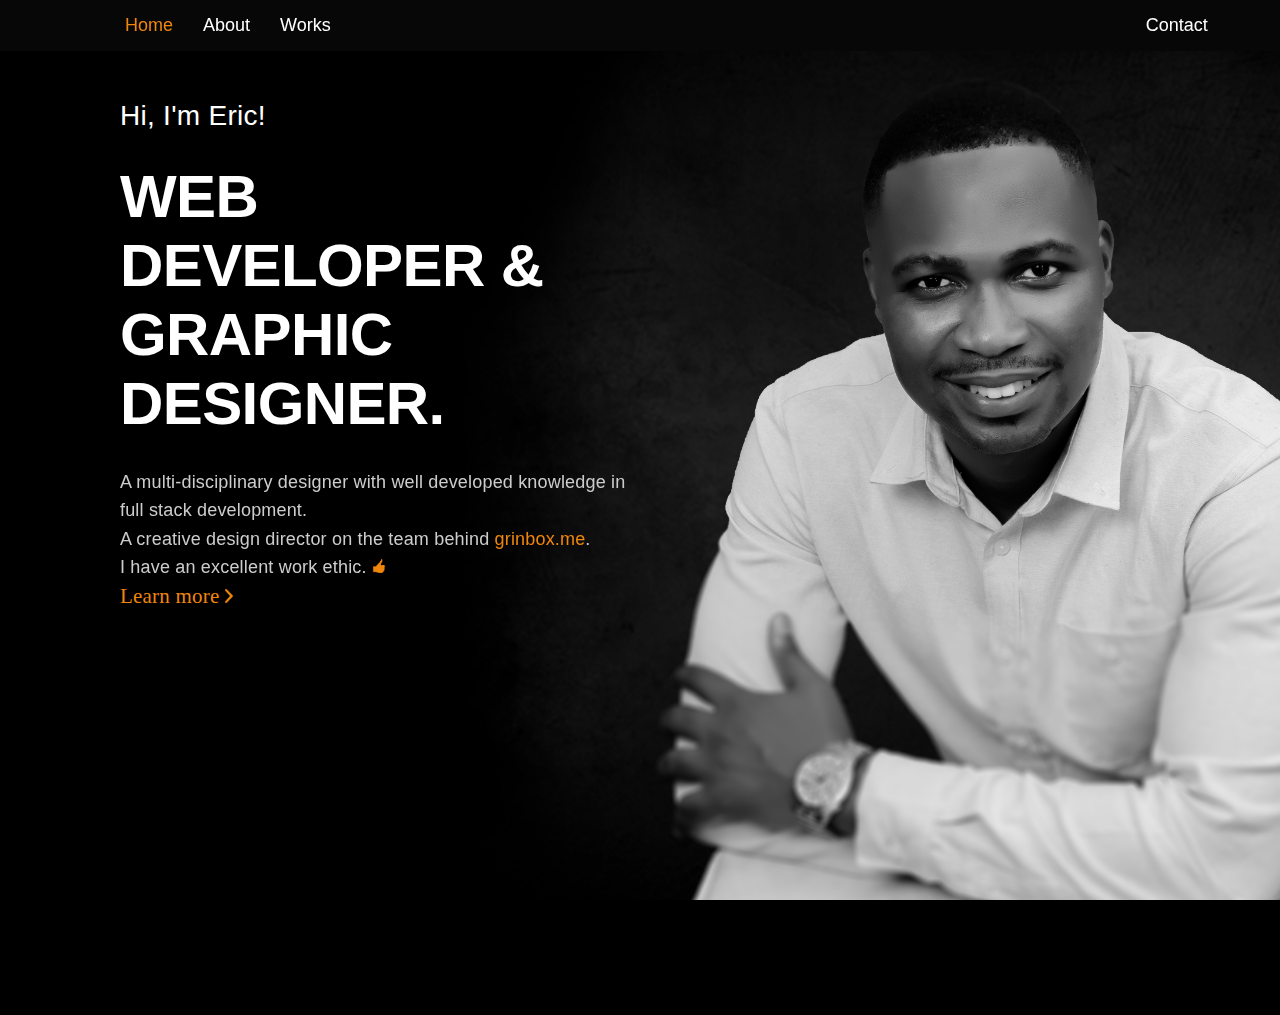
<file: index.html>
<!DOCTYPE html>
<html lang="en">
<head>
    <meta charset="UTF-8">
    <meta http-equiv="X-UA-Compatible" content="IE=edge">
    <meta name="viewport" content="width=device-width, initial-scale=1.0">
    <link rel="stylesheet" href="style.css">
    <link rel="stylesheet" href="https://fonts.googleapis.com/css?family=Source+Code+Pro"> 
    <title>My Portfolio</title>
</head>
<body>
    <div id="wrapper">
        <header>
            <nav class="sticky">
                <ul>
                    <li><a href="index.html" class="text-color">Home</a></li>
                    <li><a href="about.html">About</a></li>
                    <li><a href="work.html">Works</a></li>
                    <li id="contact" class="text-color"><a href="contact.html">Contact</a></li>
                </ul>
            </nav>
        </header>
        <main>
            <div class="content">
                <div class="title-parent title-home">
                    <h2 class="title-eric">Hi, I'm Eric!</h2>
                </div>
                 <div class="title-parent title-home">
                    <h1 class="title">WEB DEVELOPER & GRAPHIC DESIGNER.</h1>
                    
                </div>
                <div class="title-parent title-home">
                    <h3>A multi-disciplinary designer with well developed knowledge in full stack development.</h3>
                       <h3>A creative design director on the team behind <a href="" id="grinbox" class="text-color">grinbox.me</a>.</h3>
                    <h3 id="last_h3">I have an excellent work ethic. <img class="learn-more" class="text-color" src="./images/ok-icon.png" alt="thumb up"> </h3>
                </div>
                <div class="title-parent title-home">
                    <h4 class="title-link"><a href="./about.html" id="learn_more" class="text-color">Learn more  </a> <img class="learn-more" src="./images/right-icon.png" alt="arrow icon"></h4>  
                </div>

            </div>
            
        </main>
            
            
        
      
       
    </div>
    
</body>
</html>
</file>
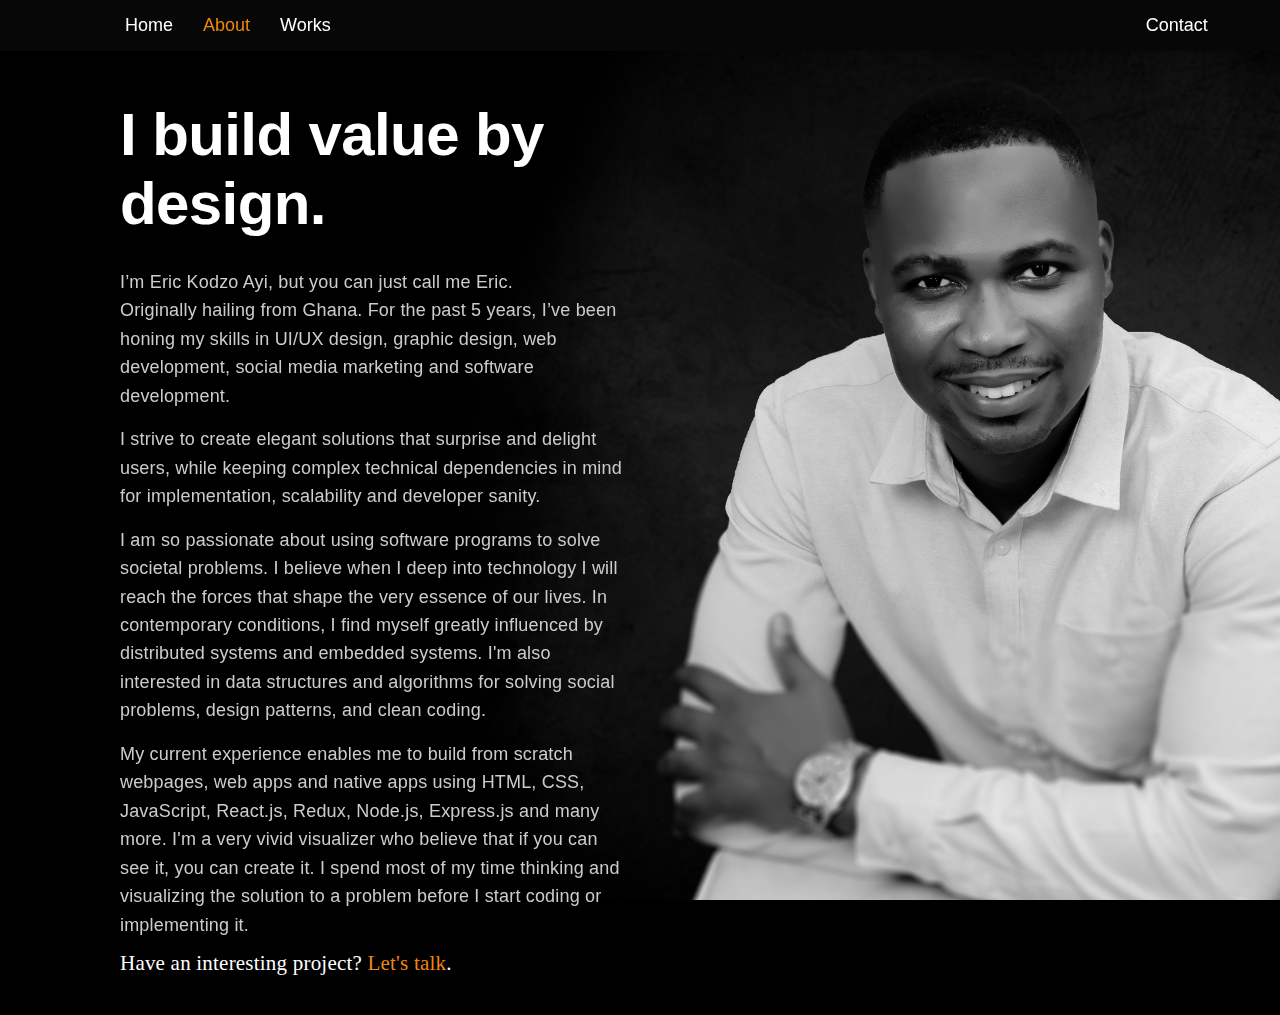
<file: about.html>
<!DOCTYPE html>
<html lang="en">
  <head>
    <meta charset="UTF-8" />
    <meta http-equiv="X-UA-Compatible" content="IE=edge" />
    <meta name="viewport" content="width=device-width, initial-scale=1.0" />
    <link rel="stylesheet" href="style.css" />
    <link
      rel="stylesheet"
      href="https://fonts.googleapis.com/css?family=Source+Code+Pro"
    />
    <title>About</title>
  </head>
  <body>
    <div id="wrapper">
      <header>
        <nav class="sticky">
          <ul>
            <li><a href="index.html">Home</a></li>
            <li><a href="about.html" class="text-color">About</a></li>
            <li><a href="work.html">Works</a></li>
            <li id="contact"><a href="contact.html">Contact</a></li>
          </ul>
        </nav>
      </header>

      <main>
        <div class="content">
          <div class="title-parent title-home">
            <h1 class="title">I build value by design.</h1>
          </div>
          <div class="title-parent title-home">
            <h3>I’m Eric Kodzo Ayi, but you can just call me Eric.</h3>
            <h3>
              Originally hailing from Ghana. For the past 5 years, I’ve been
              honing my skills in UI/UX design, graphic design, web development,
              social media marketing and software development.
            </h3>
            <h3 class="last_h3">
              I strive to create elegant solutions that surprise and delight
              users, while keeping complex technical dependencies in mind for
              implementation, scalability and developer sanity.<img />
            </h3>
            <h3 class="last_h3">
              I am so passionate about using software programs to solve societal
              problems. I believe when I deep into technology I will reach the
              forces that shape the very essence of our lives. In contemporary
              conditions, I find myself greatly influenced by distributed
              systems and embedded systems. I'm also interested in data
              structures and algorithms for solving social problems, design
              patterns, and clean coding.
            </h3>
            <h3 class="last_h3">
              My current experience enables me to build from scratch webpages,
              web apps and native apps using HTML, CSS, JavaScript, React.js,
              Redux, Node.js, Express.js and many more. I'm a very vivid
              visualizer who believe that if you can see it, you can create it.
              I spend most of my time thinking and visualizing the solution to a
              problem before I start coding or implementing it.
            </h3>
          </div>
          <div class="title-parent title-home">
            <h4 class="title-link">
              Have an interesting project?<a
                href="contact.html"
                class="text-color"
              >
                Let's talk<img /></a
              >.
            </h4>
          </div>
        </div>
      </main>
    </div>
  </body>
</html>
</file>
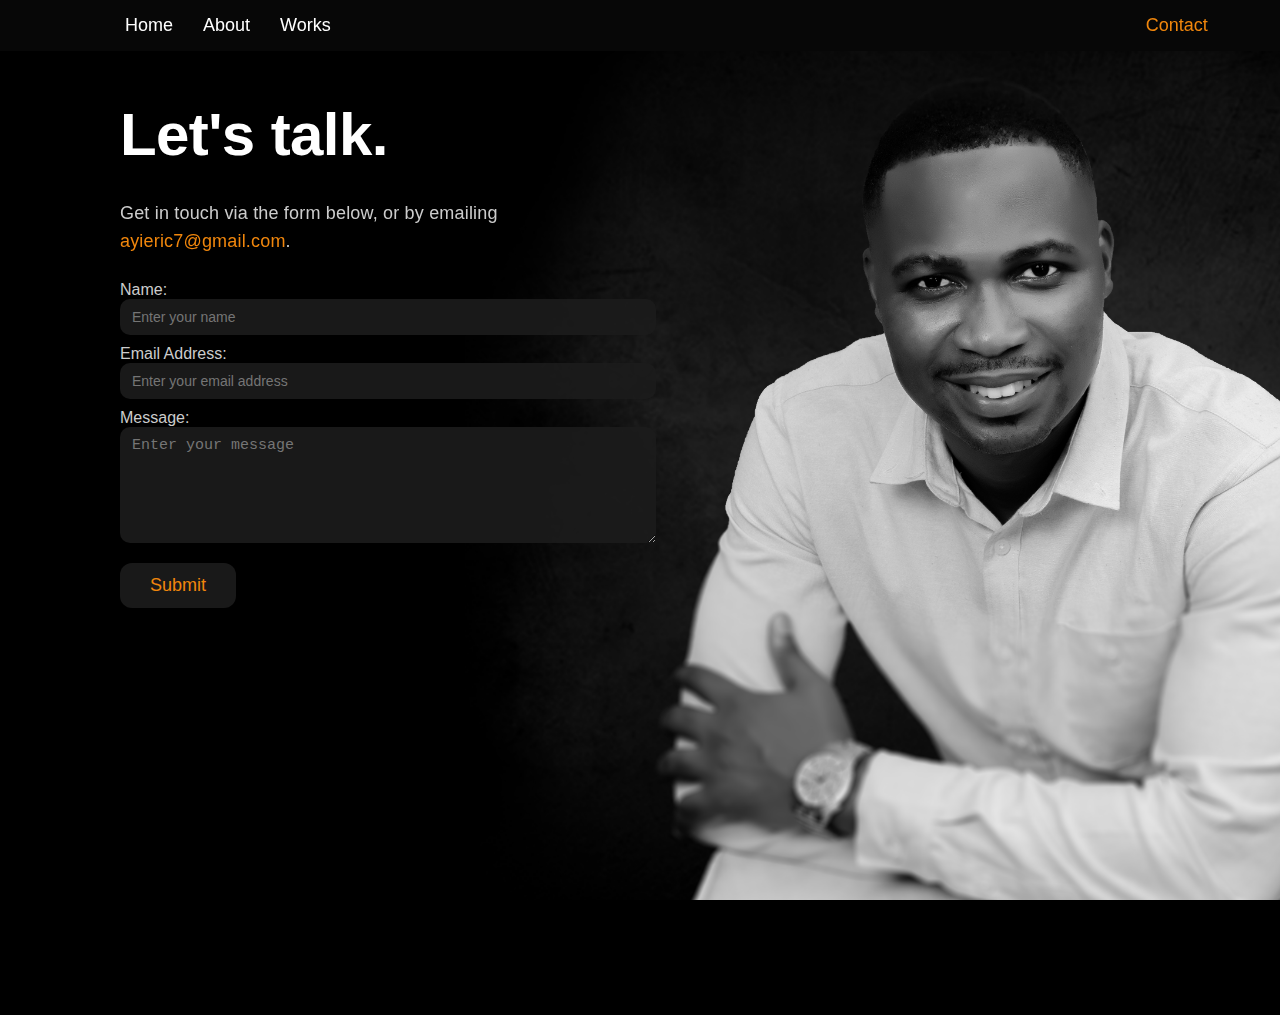
<file: contact.html>
<!DOCTYPE html>
<html lang="en">
  <head>
    <meta charset="UTF-8" />
    <meta http-equiv="X-UA-Compatible" content="IE=edge" />
    <meta name="viewport" content="width=device-width, initial-scale=1.0" />
    <link rel="stylesheet" href="style.css" />
    <link
      rel="stylesheet"
      href="https://fonts.googleapis.com/css?family=Source+Code+Pro"
    />
    <title>My Portfolio</title>
  </head>
  <body>
    <div id="wrapper">
      <header>
        <nav class="sticky">
          <ul>
            <li><a href="index.html">Home</a></li>
            <li><a href="about.html">About</a></li>
            <li><a href="work.html">Works</a></li>
            <li id="contact">
              <a href="contact.html" class="text-color">Contact</a>
            </li>
          </ul>
        </nav>
      </header>
      <main>
        <div class="content">
          <div class="title-parent title-home">
            <h1 class="title">Let's talk.</h1>
          </div>
          <div class="title-parent title-home">
            <h3 id="contact-info">
              Get in touch via the form below, or by emailing
              <a href="" class="text-color">ayieric7@gmail.com</a>.
            </h3>
            <form action="">
              <label for="name" class="form-label">Name:</label>
              <input
                type="text"
                id="name"
                class="form-display form-display-input form-input"
                placeholder="Enter your name"
              />
              <label for="email" class="form-label">Email Address:</label>
              <input
                type="text"
                id="email"
                class="form-display form-display-input form-input"
                placeholder="Enter your email address"
              />
              <label for="message" class="form-label">Message:</label>
              <textarea
                type="text"
                id="message"
                class="form-display form-display-input form-input textarea"
                placeholder="Enter your message"
              ></textarea>
              <button class="form-submit form-input" id="form-submit">
                Submit
              </button>
            </form>
          </div>
        </div>
      </main>
    </div>
  </body>
</html>
</file>
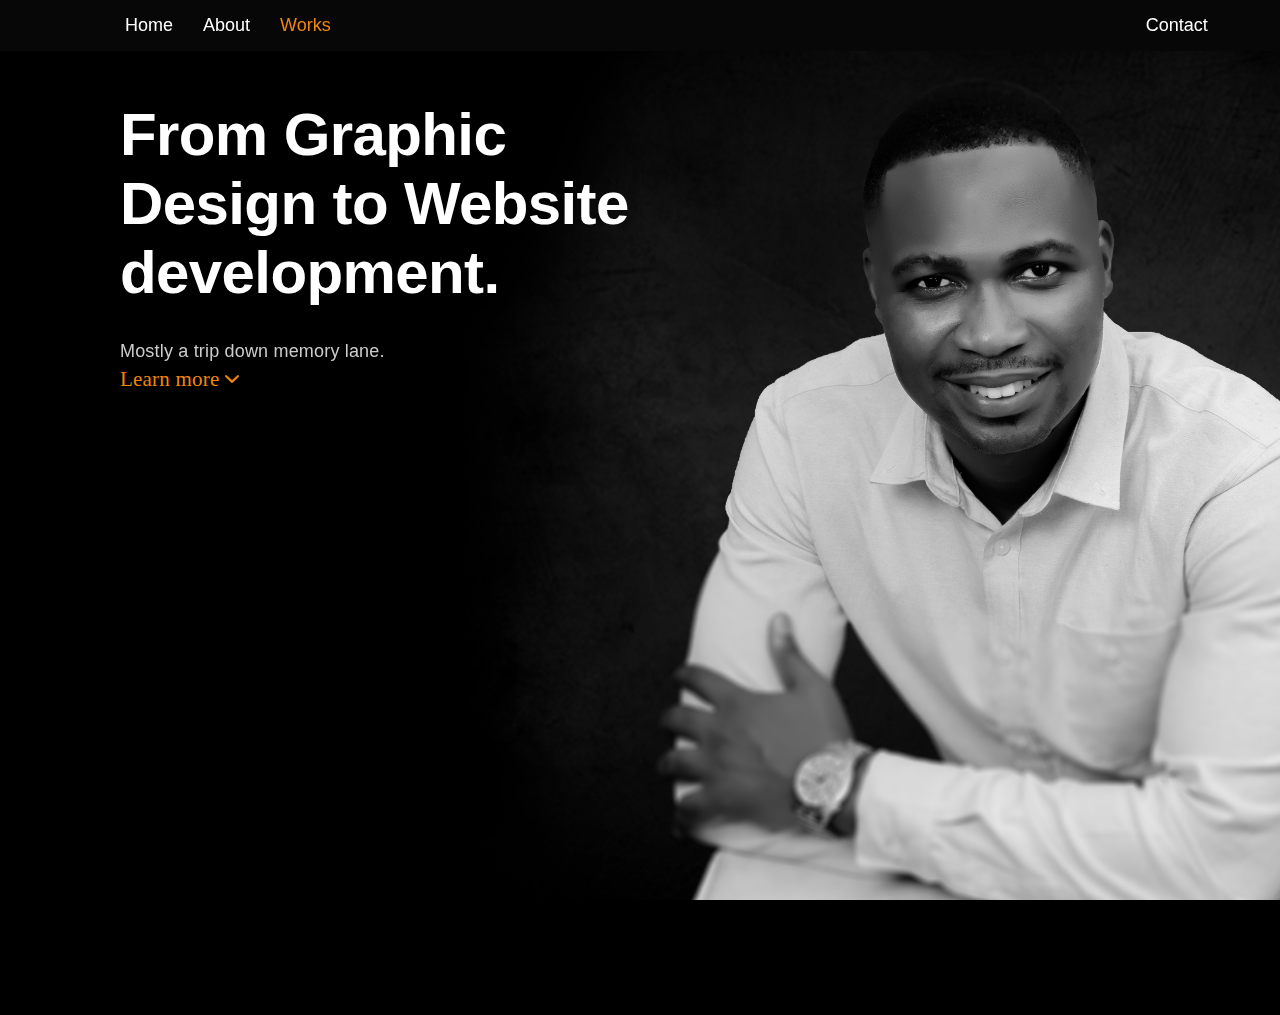
<file: work.html>
<!DOCTYPE html>
<html lang="en">
  <head>
    <meta charset="UTF-8" />
    <meta http-equiv="X-UA-Compatible" content="IE=edge" />
    <meta name="viewport" content="width=device-width, initial-scale=1.0" />
    <link rel="stylesheet" href="style.css" />
    <link
      rel="stylesheet"
      href="https://fonts.googleapis.com/css?family=Source+Code+Pro"
    />
    <title>My Portfolio</title>
  </head>
  <body>
    <div id="wrapper">
      <header>
        <nav class="sticky">
          <ul>
            <li><a href="index.html">Home</a></li>
            <li><a href="about.html">About</a></li>
            <li><a href="work.html" class="text-color">Works</a></li>
            <li id="contact"><a href="contact.html">Contact</a></li>
          </ul>
        </nav>
      </header>

      <!-- <div class="title-parent title-home">
                <h2 class="title-eric">Hi, I'm Eric!</h2>
            </div> -->

      <main>
        <div class="content">
          <div class="title-parent title-home">
            <h1 class="title">From Graphic Design to Website development.</h1>
          </div>
          <div class="title-parent title-home">
            <h3>Mostly a trip down memory lane.</h3>
          </div>
          <div class="title-parent title-home">
            <h4 class="title-link">
              <a href="" class="text-color">Learn more</a>
              <img
                class="learn-more"
                src="./images/down-icon.png"
                alt="arrow-down"
              />
            </h4>
          </div>
        </div>
      </main>
    </div>
    <!-- <div class="builds-parent">
        Tesla Clone
    </div>
    <div class="builds-parent">
        Neflix Clone
    </div>
    <div class="builds-parent">
        Amazon Clone
    </div>
    <div class="builds-parent">
        Facebook Clone
    </div>
    <div class="builds-parent">
        Blog
    </div>
    <div class="builds-parent">
        Memory Game
    </div> -->
  </body>
</html>
</file>
<file: style.css>
/* Container*/
* {
  margin: 0;
  padding: 0;
}

html,
body {
  background-color: #000;
  background-image: url(./images/portEric.png);
  background-position: 50% 0;
  background-size: cover;
  background-repeat: no-repeat;
  background-attachment: fixed;
  color: #fff;
  /* font-size: 14px;
    line-height: 20px;  */
}

/*-------------------------------------------------------------*/

/* Navigation bar*/
header {
  /* border: 2px solid red;  */
  position: fixed;
  top: 0px;
  z-index: 10;
  display: block;
  width: 100%;
  clear: none;
  background-color: rgba(7, 7, 7, 0.93);
}

header nav ul {
  margin-left: 110px;
  display: flex;
}

header nav ul li a {
  color: #fff;
  text-decoration: none;
  font-family: Arial, Helvetica, sans-serif;
}

header nav ul li {
  font-size: 18px;
  display: inline-block;
  padding: 15px 15px;
}

#contact {
  padding-left: 800px;
}

/*-------------------------------------------------------------*/

/* Main Content*/
.content {
  /* border: 2px solid red;  */
  width: 40vw;
  height: 100vh;
  margin-top: 0px;
  margin-left: 120px;
  padding-bottom: 15px;
}

h2 {
  color: #fff;
  font-family: Arial, Helvetica, sans-serif;
  line-height: 1.14286;
  letter-spacing: 0.01em;
  font-weight: 400;
  font-size: 28px;
}

.title {
  margin: 30px 0 30px 0;
}
.last_h3 {
  margin: 15px 0 10px 0;
}
h1 {
  font-size: 60px;
  font-weight: 600;
  letter-spacing: -0.01em;
  text-transform: none;
  color: #fff;
  font-family: Arial, Helvetica, sans-serif;
}

h3 {
  color: #ccc;
  letter-spacing: 0.01em;
  font-weight: 400;
  font-size: 18px;
  opacity: 1;
  transform: translateX(0px) translateY(0px) translateZ(0px);
  transition: opacity 1000ms cubic-bezier(0.47, 0, 0.745, 0.715) 0s,
    transform 1000ms ease 0s;
  font-family: Arial, Helvetica, sans-serif;
  line-height: 1.58105;
}

h4 {
  letter-spacing: 0.01em;
  font-weight: 400;
  font-size: 21px;
  line-height: 1.38105;
}

#contact-info {
  margin-bottom: 25px;
}

.text-color {
  color: #f0860c;
  text-decoration: none;
}

.learn-more {
  width: 14px;
  height: 14px;
}

.form-display {
  display: block;
  width: 100%;
  margin-bottom: 10px;
  color: #ccc;
}

.form-display-input {
  width: 100%;
  height: 20px;
  padding: 8px 12px;
  margin-bottom: 10px;
  font-size: 14px;
  line-height: 1.42857143;
}

.textarea {
  height: 100px;
  font-size: 15px;
}

.form-input {
  background-color: rgba(27, 27, 27, 0.91);
  border-color: rgba(27, 27, 27, 0.91);
  border-style: none;
  border-radius: 10px;
}

#name:focus,
#email:focus,
#message:focus {
  color: #ccc;
  outline: none !important;
}

.form-label {
  color: #ccc;
  font-family: Arial, Helvetica, sans-serif;
}

.form-submit {
  min-height: 45px;
  min-width: 116px;
  margin-top: 10px;
  border-radius: 12px;
  color: #f0860c;
  font-size: 18px;
  font-weight: 500;
  cursor: pointer;
}

.form-submit:hover {
  background-color: #f0860c;
  color: rgba(27, 27, 27);
}

main {
  /* border: 2px solid red; */
  margin-top: 100px;
}

/* ...........................Works.............................................. */

.builds-parent {
  display: block;
  width: 100%;
  height: auto;
  border: 2px solid red;
}
</file>
